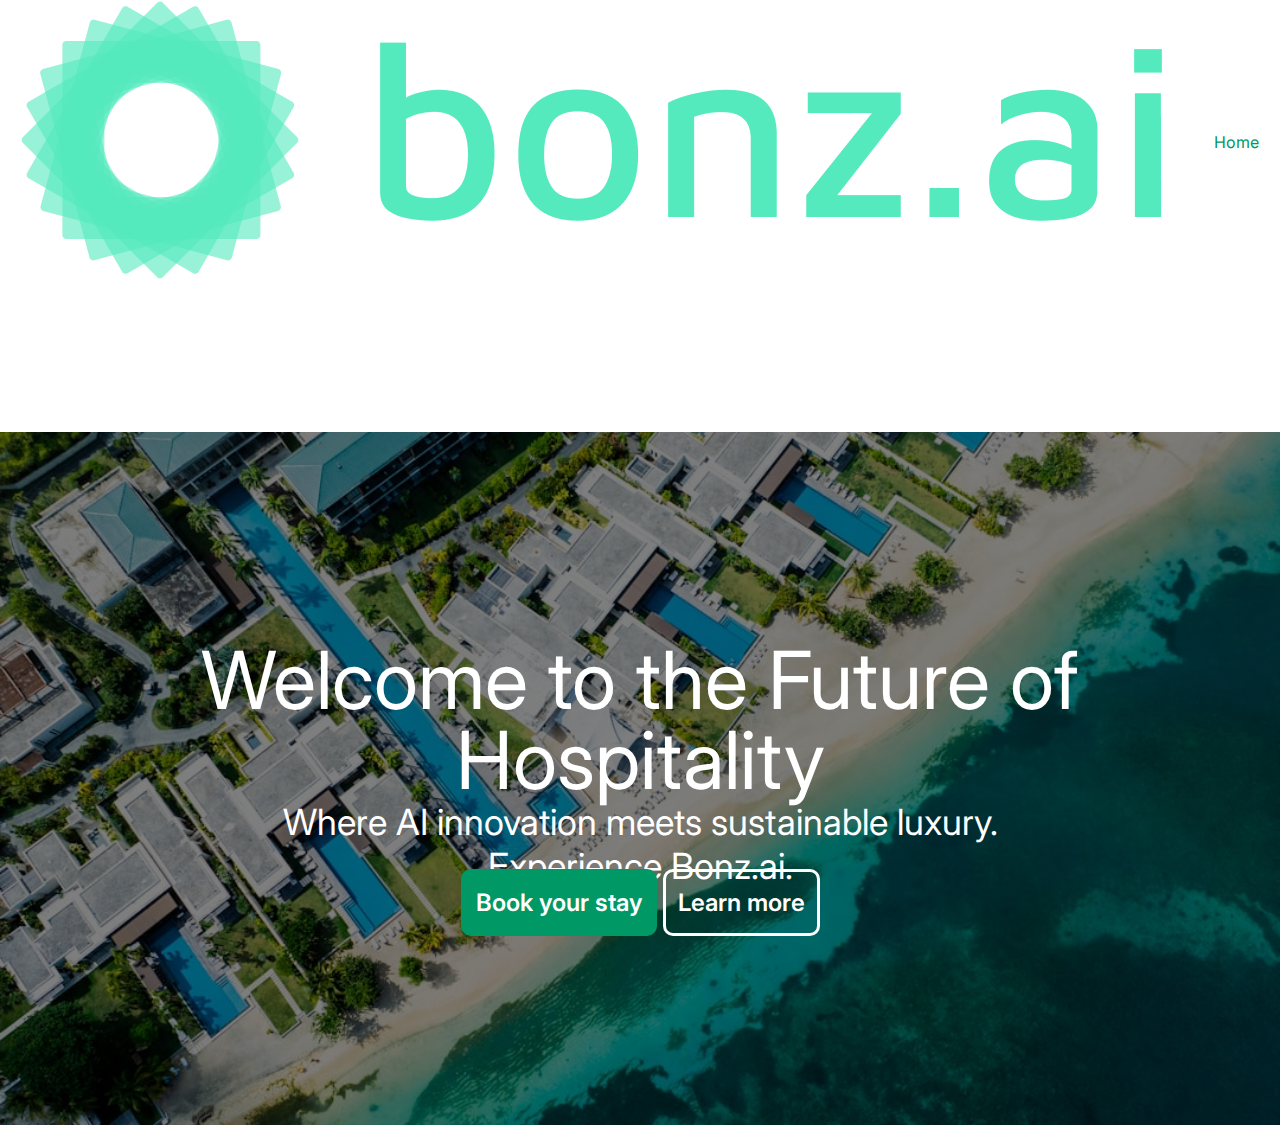
<file: index.html>
<!DOCTYPE html>
<html lang="en">
  <head>
    <meta charset="UTF-8" />
    <meta name="viewport" content="width=device-width, initial-scale=1.0" />
    <link rel="stylesheet" href="css/style.css" />
    <link
      rel="shortcut icon"
      href="assets/assets/logo/bonz.ai-logo-color-symbol.png"
      type="image/x-icon"
    />
    <title>Bonz.ai - Where AI innovation meets sustainable luxury.</title>
  </head>
  <body>
    <header>
      <div class="header-content container flex">
        <a href="index.html">
          <img
            class="header-brand"
            src="assets/assets/logo/bonz.ai-logo-color-landscape.png"
            alt="Bonz.ai logo"
          />
        </a>
        <nav class="desktop-nav flex">
          <ul class="desktop-nav-list flex">
            <li class="nav-link active-link">
              <a href="index.html" aria-current="page">Home</a>
            </li>
            <li class="nav-link">
              <a href="booking-page.html">Booking</a>
            </li>
            <li class="nav-link">
              <a href="about-page.html">About</a>
            </li>
          </ul>
          <a href="booking-page.html" class="btn btn-primary">Book your stay</a>
        </nav>
      </div>
    </header>
    <main>
      <section class="hero-section">
        <article class="hero-content">
          <h1>Welcome to the Future of <br> Hospitality</h1>
          <p class="hero-subheading">Where AI innovation meets sustainable luxury. <br> Experience Bonz.ai.</p>
          <div class="hero-buttons">
            <a href="#" class="btn btn-primary">Book your stay</a>
            <a href="#" class="btn btn-outline">Learn more</a>
          </div>
        </article>
      </section>
    </main>
  </body>
</html>
</file>
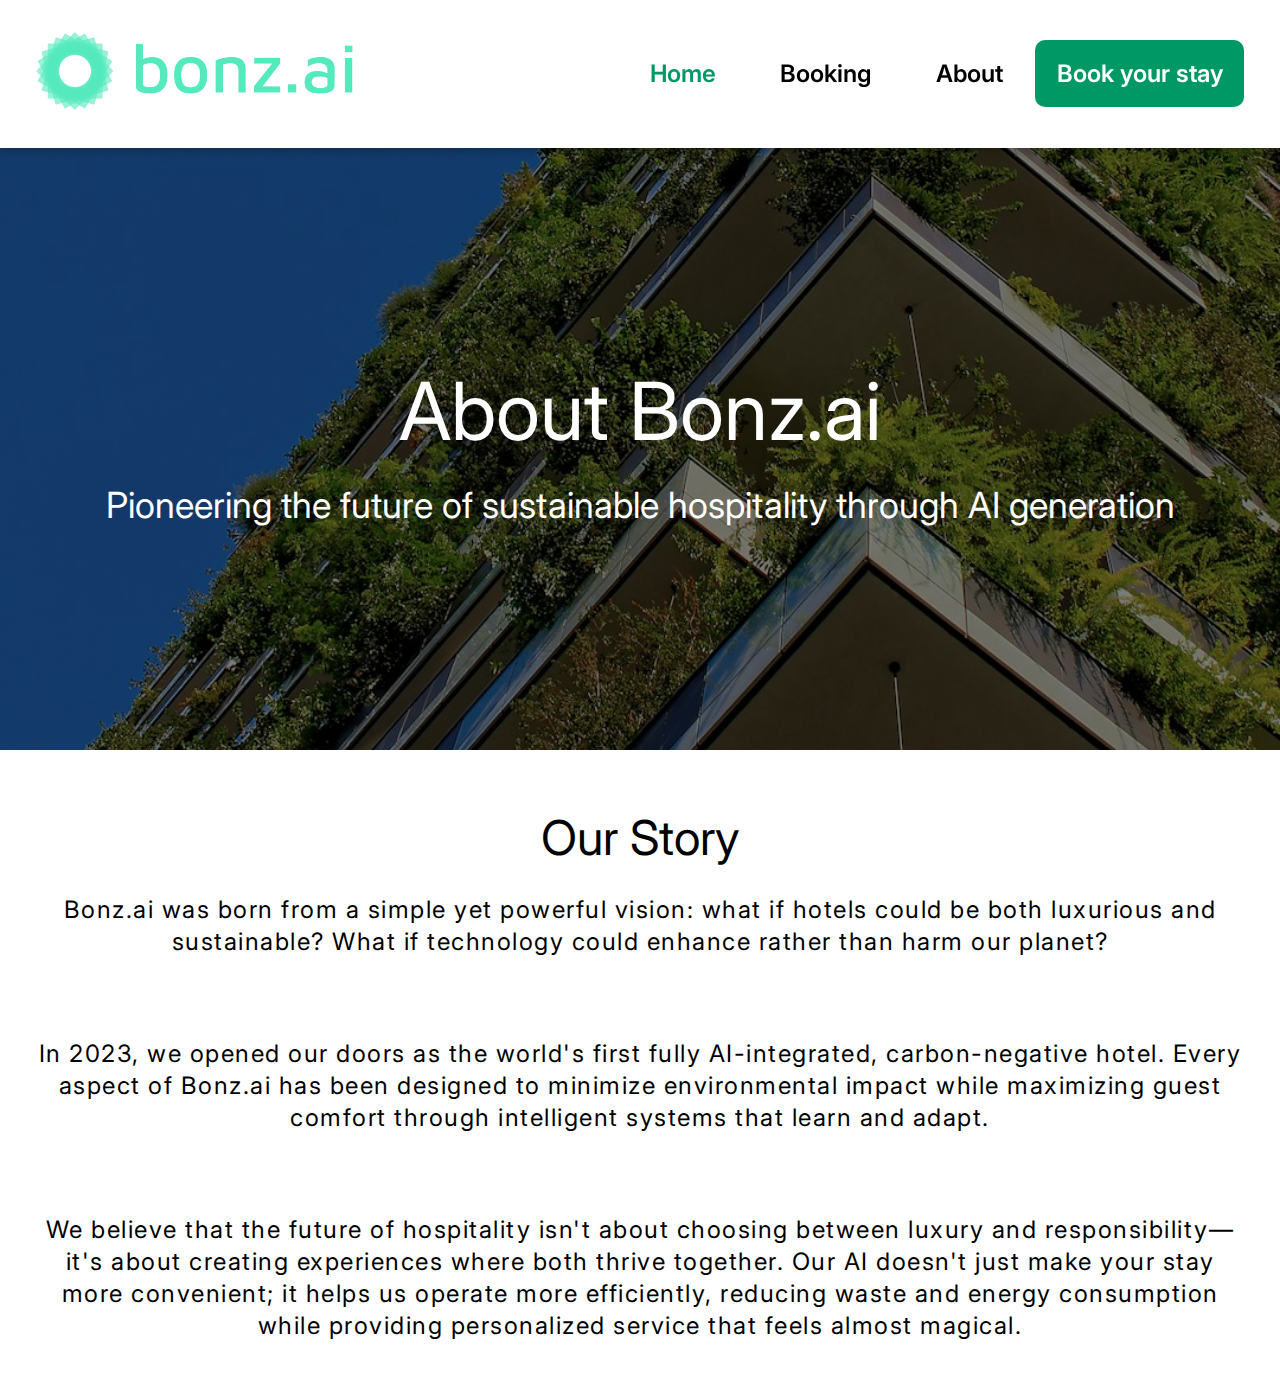
<file: about-page.html>
<!DOCTYPE html>
<html lang="en">
  <head>
    <meta charset="UTF-8" />
    <meta name="viewport" content="width=device-width, initial-scale=1.0" />
    <link rel="stylesheet" href="css/style.css" />
    <link
      rel="shortcut icon"
      href="assets/assets/logo/bonz.ai-logo-color-symbol.png"
      type="image/x-icon"
    />
    <title>About Page</title>
  </head>
  <body>
    <header class="site-header">
      <div class="site-header-content container flex">
        <a href="index.html">
          <img
            class="site-header-brand"
            src="assets/assets/logo/bonz.ai-logo-color-landscape.png"
            alt="Bonz.ai logo"
          />
        </a>
        <nav class="desktop-nav flex">
          <ul class="desktop-nav-list flex">
            <li class="nav-link active-link">
              <a href="index.html" aria-current="page">Home</a>
            </li>
            <li class="nav-link">
              <a href="booking-page.html">Booking</a>
            </li>
            <li class="nav-link">
              <a href="about-page.html">About</a>
            </li>
          </ul>
          <a href="booking-page.html" class="btn btn-primary">Book your stay</a>
        </nav>
      </div>
    </header>
    <main>
      <section class="about-section">
        <h1 class="about-heading">About Bonz.ai</h1>
        <p class="about-subheading">
          Pioneering the future of sustainable hospitality through AI generation
        </p>
      </section>
      <h3 class="story">Our Story</h3>
      <article class="story-text">
        <p class="p1">
          Bonz.ai was born from a simple yet powerful vision: what if hotels
          could be both luxurious and sustainable? What if technology could
          enhance rather than harm our planet?
        </p>
        <p class="p2">
          In 2023, we opened our doors as the world's first fully AI-integrated,
          carbon-negative hotel. Every aspect of Bonz.ai has been designed to
          minimize environmental impact while maximizing guest comfort through
          intelligent systems that learn and adapt.
        </p>
        <p class="p3">
          We believe that the future of hospitality isn't about choosing between
          luxury and responsibility— it's about creating experiences where both
          thrive together. Our AI doesn't just make your stay more convenient;
          it helps us operate more efficiently, reducing waste and energy
          consumption while providing personalized service that feels almost
          magical.
        </p>
      </article>
    </main>
  </body>
</html>
</file>
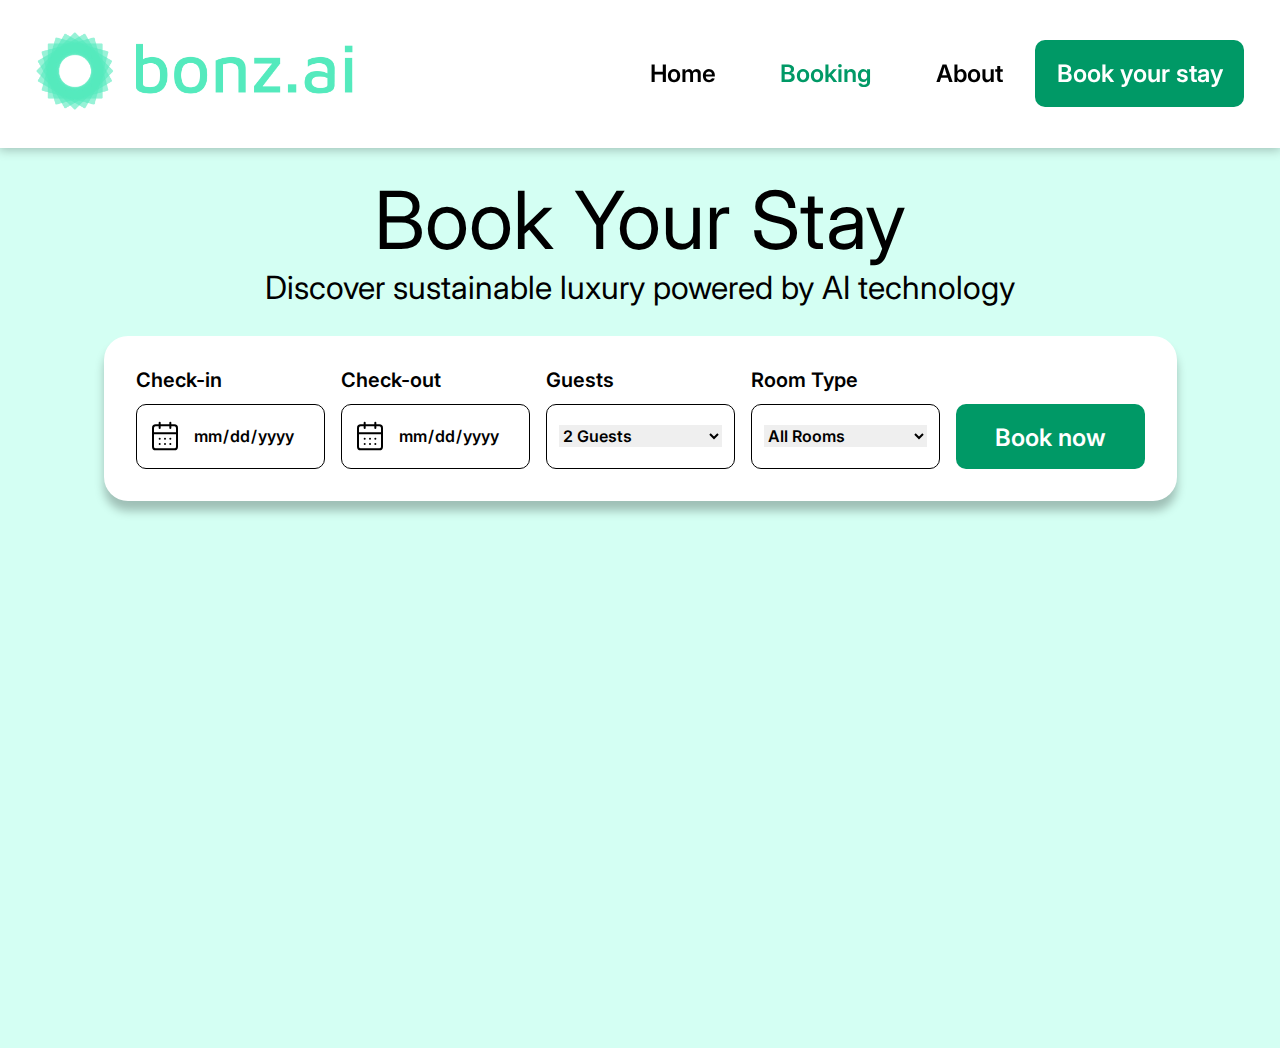
<file: booking-page.html>
<!DOCTYPE html>
<html lang="en">
  <head>
    <meta charset="UTF-8" />
    <meta name="viewport" content="width=device-width, initial-scale=1.0" />
    <link rel="stylesheet" href="css/style.css" />
    <script src="js/booking-page.js"></script>
    <link
      rel="shortcut icon"
      href="assets/assets/logo/bonz.ai-logo-color-symbol.png"
      type="image/x-icon"
    />
    <script src="./js/navbar-toggle.js" defer></script>
    <title>Bonz.ai - Booking</title>
  </head>
  <body>
      <header class="site-header">
      <div class="site-header-content container flex">
        <a href="index.html">
          <img
            class="site-header-brand"
            src="assets/assets/logo/bonz.ai-logo-color-landscape.png"
            alt="Bonz.ai logo"
          />
        </a>

        <button id="navbar-toggle" class="hamburger">
          <span></span>
          <span></span>
          <span></span>
        </button>
        
        <nav class="desktop-nav flex">
          <ul class="desktop-nav-list flex">
            <li class="nav-link">
              <a href="index.html" aria-current="page">Home</a>
            </li>
            <li class="nav-link active-link">
              <a href="booking-page.html">Booking</a>
            </li>
            <li class="nav-link">
              <a href="about-page.html">About</a>
            </li>
          </ul>
          <a href="booking-page.html" class="btn btn-primary">Book your stay</a>
        </nav>
      </div>
    </header>

    <main class="booking-page-main">
      <section class="booking-header container flex">
        <h1>Book Your Stay</h1>
        <h3>Discover sustainable luxury powered by AI technology</h3>
      </section>

      <section class="booking-form-section container flex">
        <form class="booking-form flex" action="#" onsubmit="submitBooking(event)">
          <div class="booking-field flex">
            <label for="" class="booking-label">Check-in</label>
            <div class="booking-control">
              <span class="booking-icon"
                ><svg
                  xmlns="http://www.w3.org/2000/svg"
                  width="32"
                  height="32"
                  viewBox="0 0 24 24"
                  fill="none"
                  stroke="currentColor"
                  stroke-width="1.5"
                  stroke-linecap="round"
                  stroke-linejoin="round"
                  class="lucide lucide-calendar-days-icon lucide-calendar-days"
                >
                  <path d="M8 2v4" />
                  <path d="M16 2v4" />
                  <rect width="18" height="18" x="3" y="4" rx="2" />
                  <path d="M3 10h18" />
                  <path d="M8 14h.01" />
                  <path d="M12 14h.01" />
                  <path d="M16 14h.01" />
                  <path d="M8 18h.01" />
                  <path d="M12 18h.01" />
                  <path d="M16 18h.01" />
                </svg>
              </span>
              <input type="date" id="check-in" name="check_in" required>
            </div>
          </div>

          <div class="booking-field flex">
            <label for="" class="booking-label">Check-out</label>
            <div class="booking-control">
              <span class="booking-icon"
                ><svg
                  xmlns="http://www.w3.org/2000/svg"
                  width="32"
                  height="32"
                  viewBox="0 0 24 24"
                  fill="none"
                  stroke="currentColor"
                  stroke-width="1.5"
                  stroke-linecap="round"
                  stroke-linejoin="round"
                  class="lucide lucide-calendar-days-icon lucide-calendar-days"
                >
                  <path d="M8 2v4" />
                  <path d="M16 2v4" />
                  <rect width="18" height="18" x="3" y="4" rx="2" />
                  <path d="M3 10h18" />
                  <path d="M8 14h.01" />
                  <path d="M12 14h.01" />
                  <path d="M16 14h.01" />
                  <path d="M8 18h.01" />
                  <path d="M12 18h.01" />
                  <path d="M16 18h.01" />
                </svg>
              </span>
              <input type="date" id="check-out" name="check_out" required>
            </div>
          </div>

          <div class="booking-field flex">
            <label for="guests" class="booking-label">Guests</label>
            <div class="booking-control">
              <select name="guests" id="guests" required>
                <option value="1">1 Guest</option>
                <option value="2" selected>2 Guests</option>
                <option value="3">3 Guests</option>
                <option value="4">4 Guests</option>
              </select>
            </div>
          </div>

          <div class="booking-field flex">
            <label for="room-type" class="booking-label">Room Type</label>
            <div class="booking-control">
              <select name="room-type" id="room-type" required>
                <option value="all" selected>All Rooms</option>
              </select>
            </div>
          </div>

          <button class="btn btn-primary booking-submit" type="submit">Book now</button>
        </form>
      </section>

      <section class="booking-results-section container flex" id="results-section">
        <h2 id="rooms-available">6 Rooms Available</h2>
        <h3>Select dates to see availability</h3>
        <div class="booking-rooms-container flex">
          <article class="booking-room-card flex">
            <div class="booking-room-img">
              <img
                src="assets/assets/photos/01-day.jpg"
                alt="EcoSmart Suite"
                class="booking-room-image"
              />
              <div class="booking-room-rating flex">
                <svg
                  xmlns="http://www.w3.org/2000/svg"
                  width="16"
                  height="16"
                  viewBox="0 0 24 24"
                  fill="none"
                  stroke="currentColor"
                  stroke-width="2"
                  stroke-linecap="round"
                  stroke-linejoin="round"
                  class="lucide lucide-star-icon lucide-star"
                >
                  <path
                    d="M12 2l3.09 6.26L22 9.27l-5 4.87L18.18 22 12 18.56 5.82 22 7 14.14l-5-4.87 6.91-1.01L12 2z"
                  />
                </svg>
                <span>4.9</span>
              </div>
            </div>
            <div class="booking-room-info flex">
              <div class="booking-room-info-header flex">
                <h3>EcoSmart Suite</h3>
                <div class="booking-room-info-price">
                  <h4>$299</h4>
                  <p>per night</p>
                </div>
              </div>
              <div class="booking-room-info-items flex">
                <span class="booking-room-info-item flex">
                  <svg
                    xmlns="http://www.w3.org/2000/svg"
                    width="24"
                    height="24"
                    viewBox="0 0 24 24"
                    fill="none"
                    stroke="currentColor"
                    stroke-width="2"
                    stroke-linecap="round"
                    stroke-linejoin="round"
                    class="lucide lucide-users-icon lucide-users"
                  >
                    <path d="M16 21v-2a4 4 0 0 0-4-4H6a4 4 0 0 0-4 4v2" />
                    <circle cx="9" cy="7" r="4" />
                    <path d="M22 21v-2a4 4 0 0 0-3-3.87" />
                    <path d="M16 3.13a4 4 0 0 1 0 7.75" />
                  </svg>
                  Up to 2
                </span>
                <span class="booking-room-info-item flex">
                  45 m2
                </span>
              </div>
              <div class="booking-room-info-iconlabel flex">
                <svg xmlns="http://www.w3.org/2000/svg" width="24" height="24" viewBox="0 0 24 24" fill="none" stroke="currentColor" stroke-width="2" stroke-linecap="round" stroke-linejoin="round" class="lucide lucide-wifi-icon lucide-wifi"><path d="M12 20h.01"/><path d="M2 8.82a15 15 0 0 1 20 0"/><path d="M5 12.859a10 10 0 0 1 14 0"/><path d="M8.5 16.429a5 5 0 0 1 7 0"/></svg>
                <p>Features</p>
              </div>
              <div class="booking-room-info-features flex">
                <span class="booking-room-info-feature">King size bed</span>
                <span class="booking-room-info-feature">Ocean View</span>
                <span class="booking-room-info-feature">Smart climate</span>
                <span class="booking-room-info-feature">Premium Toiletries</span>
              </div>
              <div class="booking-room-info-iconlabel flex booking-room-info-ai-icon">
                <svg xmlns="http://www.w3.org/2000/svg" width="24" height="24" viewBox="0 0 24 24" fill="none" stroke="currentColor" stroke-width="2" stroke-linecap="round" stroke-linejoin="round" class="lucide lucide-brain-icon lucide-brain"><path d="M12 18V5"/><path d="M15 13a4.17 4.17 0 0 1-3-4 4.17 4.17 0 0 1-3 4"/><path d="M17.598 6.5A3 3 0 1 0 12 5a3 3 0 1 0-5.598 1.5"/><path d="M17.997 5.125a4 4 0 0 1 2.526 5.77"/><path d="M18 18a4 4 0 0 0 2-7.464"/><path d="M19.967 17.483A4 4 0 1 1 12 18a4 4 0 1 1-7.967-.517"/><path d="M6 18a4 4 0 0 1-2-7.464"/><path d="M6.003 5.125a4 4 0 0 0-2.526 5.77"/></svg>
                <p>AI Features</p>
              </div>
              <div class="booking-room-info-features booking-room-info-ai-features flex">
                <span class="booking-room-info-feature">Voice Control</span>
                <span class="booking-room-info-feature">Smart Lighting</span>
                <span class="booking-room-info-feature">Digital Concierge</span>
              </div>
              <div class="booking-room-info-iconlabel flex booking-room-info-sustainability-icon">
                <svg xmlns="http://www.w3.org/2000/svg" width="24" height="24" viewBox="0 0 24 24" fill="none" stroke="currentColor" stroke-width="2" stroke-linecap="round" stroke-linejoin="round" class="lucide lucide-leaf-icon lucide-leaf"><path d="M11 20A7 7 0 0 1 9.8 6.1C15.5 5 17 4.48 19 2c1 2 2 4.18 2 8 0 5.5-4.78 10-10 10Z"/><path d="M2 21c0-3 1.85-5.36 5.08-6C9.5 14.52 12 13 13 12"/></svg>
                <p>Sustainability</p>
              </div>
              <p>100% renewable energy, recycled materials</p>
              <button class="btn btn-primary booking-room-reserve-btn">Reserve Room</button>
            </div>
          </article>
          <article class="booking-room-card flex">
            <div class="booking-room-img">
              <img
                src="assets/assets/photos/02-day.jpg"
                alt="GreenTech Deluxe"
                class="booking-room-image"
              />
              <div class="booking-room-rating flex">
                <svg
                  xmlns="http://www.w3.org/2000/svg"
                  width="16"
                  height="16"
                  viewBox="0 0 24 24"
                  fill="none"
                  stroke="currentColor"
                  stroke-width="2"
                  stroke-linecap="round"
                  stroke-linejoin="round"
                  class="lucide lucide-star-icon lucide-star"
                >
                  <path
                    d="M12 2l3.09 6.26L22 9.27l-5 4.87L18.18 22 12 18.56 5.82 22 7 14.14l-5-4.87 6.91-1.01L12 2z"
                  />
                </svg>
                <span>4.7</span>
              </div>
            </div>
            <div class="booking-room-info flex">
              <div class="booking-room-info-header flex">
                <h3>GreenTech Deluxe</h3>
                <div class="booking-room-info-price">
                  <h4>$199</h4>
                  <p>per night</p>
                </div>
              </div>
              <div class="booking-room-info-items flex">
                <span class="booking-room-info-item flex">
                  <svg
                    xmlns="http://www.w3.org/2000/svg"
                    width="24"
                    height="24"
                    viewBox="0 0 24 24"
                    fill="none"
                    stroke="currentColor"
                    stroke-width="2"
                    stroke-linecap="round"
                    stroke-linejoin="round"
                    class="lucide lucide-users-icon lucide-users"
                  >
                    <path d="M16 21v-2a4 4 0 0 0-4-4H6a4 4 0 0 0-4 4v2" />
                    <circle cx="9" cy="7" r="4" />
                    <path d="M22 21v-2a4 4 0 0 0-3-3.87" />
                    <path d="M16 3.13a4 4 0 0 1 0 7.75" />
                  </svg>
                  Up to 2
                </span>
                <span class="booking-room-info-item flex">
                  35 m2
                </span>
              </div>
              <div class="booking-room-info-iconlabel flex">
                <svg xmlns="http://www.w3.org/2000/svg" width="24" height="24" viewBox="0 0 24 24" fill="none" stroke="currentColor" stroke-width="2" stroke-linecap="round" stroke-linejoin="round" class="lucide lucide-wifi-icon lucide-wifi"><path d="M12 20h.01"/><path d="M2 8.82a15 15 0 0 1 20 0"/><path d="M5 12.859a10 10 0 0 1 14 0"/><path d="M8.5 16.429a5 5 0 0 1 7 0"/></svg>
                <p>Features</p>
              </div>
              <div class="booking-room-info-features flex">
                <span class="booking-room-info-feature">Queen size bed</span>
                <span class="booking-room-info-feature">City View</span>
                <span class="booking-room-info-feature">Smart TV</span>
                <span class="booking-room-info-feature">Premium Toiletries</span>
              </div>
              <div class="booking-room-info-iconlabel flex booking-room-info-ai-icon">
                <svg xmlns="http://www.w3.org/2000/svg" width="24" height="24" viewBox="0 0 24 24" fill="none" stroke="currentColor" stroke-width="2" stroke-linecap="round" stroke-linejoin="round" class="lucide lucide-brain-icon lucide-brain"><path d="M12 18V5"/><path d="M15 13a4.17 4.17 0 0 1-3-4 4.17 4.17 0 0 1-3 4"/><path d="M17.598 6.5A3 3 0 1 0 12 5a3 3 0 1 0-5.598 1.5"/><path d="M17.997 5.125a4 4 0 0 1 2.526 5.77"/><path d="M18 18a4 4 0 0 0 2-7.464"/><path d="M19.967 17.483A4 4 0 1 1 12 18a4 4 0 1 1-7.967-.517"/><path d="M6 18a4 4 0 0 1-2-7.464"/><path d="M6.003 5.125a4 4 0 0 0-2.526 5.77"/></svg>
                <p>AI Features</p>
              </div>
              <div class="booking-room-info-features booking-room-info-ai-features flex">
                <span class="booking-room-info-feature">Voice Control</span>
                <span class="booking-room-info-feature">Smart Lighting</span>
                <span class="booking-room-info-feature">Predictive Climate</span>
              </div>
              <div class="booking-room-info-iconlabel flex booking-room-info-sustainability-icon">
                <svg xmlns="http://www.w3.org/2000/svg" width="24" height="24" viewBox="0 0 24 24" fill="none" stroke="currentColor" stroke-width="2" stroke-linecap="round" stroke-linejoin="round" class="lucide lucide-leaf-icon lucide-leaf"><path d="M11 20A7 7 0 0 1 9.8 6.1C15.5 5 17 4.48 19 2c1 2 2 4.18 2 8 0 5.5-4.78 10-10 10Z"/><path d="M2 21c0-3 1.85-5.36 5.08-6C9.5 14.52 12 13 13 12"/></svg>
                <p>Sustainability</p>
              </div>
              <p>Solar powered, low-flow water systems</p>
              <button class="btn btn-primary booking-room-reserve-btn">Reserve Room</button>
            </div>
          </article>
          <article class="booking-room-card flex">
            <div class="booking-room-img">
              <img
                src="assets/assets/photos/04-day.jpg"
                alt="Sustainable Studio"
                class="booking-room-image"
              />
              <div class="booking-room-rating flex">
                <svg
                  xmlns="http://www.w3.org/2000/svg"
                  width="16"
                  height="16"
                  viewBox="0 0 24 24"
                  fill="none"
                  stroke="currentColor"
                  stroke-width="2"
                  stroke-linecap="round"
                  stroke-linejoin="round"
                  class="lucide lucide-star-icon lucide-star"
                >
                  <path
                    d="M12 2l3.09 6.26L22 9.27l-5 4.87L18.18 22 12 18.56 5.82 22 7 14.14l-5-4.87 6.91-1.01L12 2z"
                  />
                </svg>
                <span>4.2</span>
              </div>
            </div>
            <div class="booking-room-info flex">
              <div class="booking-room-info-header flex">
                <h3>Sustainable Studio</h3>
                <div class="booking-room-info-price">
                  <h4>$149</h4>
                  <p>per night</p>
                </div>
              </div>
              <div class="booking-room-info-items flex">
                <span class="booking-room-info-item flex">
                  <svg
                    xmlns="http://www.w3.org/2000/svg"
                    width="24"
                    height="24"
                    viewBox="0 0 24 24"
                    fill="none"
                    stroke="currentColor"
                    stroke-width="2"
                    stroke-linecap="round"
                    stroke-linejoin="round"
                    class="lucide lucide-users-icon lucide-users"
                  >
                    <path d="M16 21v-2a4 4 0 0 0-4-4H6a4 4 0 0 0-4 4v2" />
                    <circle cx="9" cy="7" r="4" />
                    <path d="M22 21v-2a4 4 0 0 0-3-3.87" />
                    <path d="M16 3.13a4 4 0 0 1 0 7.75" />
                  </svg>
                  Up to 2
                </span>
                <span class="booking-room-info-item flex">
                  25 m2
                </span>
              </div>
              <div class="booking-room-info-iconlabel flex">
                <svg xmlns="http://www.w3.org/2000/svg" width="24" height="24" viewBox="0 0 24 24" fill="none" stroke="currentColor" stroke-width="2" stroke-linecap="round" stroke-linejoin="round" class="lucide lucide-wifi-icon lucide-wifi"><path d="M12 20h.01"/><path d="M2 8.82a15 15 0 0 1 20 0"/><path d="M5 12.859a10 10 0 0 1 14 0"/><path d="M8.5 16.429a5 5 0 0 1 7 0"/></svg>
                <p>Features</p>
              </div>
              <div class="booking-room-info-features flex">
                <span class="booking-room-info-feature">Double Bed</span>
                <span class="booking-room-info-feature">Garden View</span>
                <span class="booking-room-info-feature">Eco-Friendly Bath</span>
              </div>
              <div class="booking-room-info-iconlabel flex booking-room-info-ai-icon">
                <svg xmlns="http://www.w3.org/2000/svg" width="24" height="24" viewBox="0 0 24 24" fill="none" stroke="currentColor" stroke-width="2" stroke-linecap="round" stroke-linejoin="round" class="lucide lucide-brain-icon lucide-brain"><path d="M12 18V5"/><path d="M15 13a4.17 4.17 0 0 1-3-4 4.17 4.17 0 0 1-3 4"/><path d="M17.598 6.5A3 3 0 1 0 12 5a3 3 0 1 0-5.598 1.5"/><path d="M17.997 5.125a4 4 0 0 1 2.526 5.77"/><path d="M18 18a4 4 0 0 0 2-7.464"/><path d="M19.967 17.483A4 4 0 1 1 12 18a4 4 0 1 1-7.967-.517"/><path d="M6 18a4 4 0 0 1-2-7.464"/><path d="M6.003 5.125a4 4 0 0 0-2.526 5.77"/></svg>
                <p>AI Features</p>
              </div>
              <div class="booking-room-info-features booking-room-info-ai-features flex">
                <span class="booking-room-info-feature">Smart Lighting</span>
                <span class="booking-room-info-feature">Digital Concierge</span>
              </div>
              <div class="booking-room-info-iconlabel flex booking-room-info-sustainability-icon">
                <svg xmlns="http://www.w3.org/2000/svg" width="24" height="24" viewBox="0 0 24 24" fill="none" stroke="currentColor" stroke-width="2" stroke-linecap="round" stroke-linejoin="round" class="lucide lucide-leaf-icon lucide-leaf"><path d="M11 20A7 7 0 0 1 9.8 6.1C15.5 5 17 4.48 19 2c1 2 2 4.18 2 8 0 5.5-4.78 10-10 10Z"/><path d="M2 21c0-3 1.85-5.36 5.08-6C9.5 14.52 12 13 13 12"/></svg>
                <p>Sustainability</p>
              </div>
              <p>Bamboo furniture, organic linens</p>
              <button class="btn btn-primary booking-room-reserve-btn">Reserve Room</button>
            </div>
          </article>
          <article class="booking-room-card flex">
            <div class="booking-room-img">
              <img
                src="assets/assets/photos/05-day.jpg"
                alt="Nature’s Haven"
                class="booking-room-image"
              />
              <div class="booking-room-rating flex">
                <svg
                  xmlns="http://www.w3.org/2000/svg"
                  width="16"
                  height="16"
                  viewBox="0 0 24 24"
                  fill="none"
                  stroke="currentColor"
                  stroke-width="2"
                  stroke-linecap="round"
                  stroke-linejoin="round"
                  class="lucide lucide-star-icon lucide-star"
                >
                  <path
                    d="M12 2l3.09 6.26L22 9.27l-5 4.87L18.18 22 12 18.56 5.82 22 7 14.14l-5-4.87 6.91-1.01L12 2z"
                  />
                </svg>
                <span>4.6</span>
              </div>
            </div>
            <div class="booking-room-info flex">
              <div class="booking-room-info-header flex">
                <h3>Nature’s Haven</h3>
                <div class="booking-room-info-price">
                  <h4>$229</h4>
                  <p>per night</p>
                </div>
              </div>
              <div class="booking-room-info-items flex">
                <span class="booking-room-info-item flex">
                  <svg
                    xmlns="http://www.w3.org/2000/svg"
                    width="24"
                    height="24"
                    viewBox="0 0 24 24"
                    fill="none"
                    stroke="currentColor"
                    stroke-width="2"
                    stroke-linecap="round"
                    stroke-linejoin="round"
                    class="lucide lucide-users-icon lucide-users"
                  >
                    <path d="M16 21v-2a4 4 0 0 0-4-4H6a4 4 0 0 0-4 4v2" />
                    <circle cx="9" cy="7" r="4" />
                    <path d="M22 21v-2a4 4 0 0 0-3-3.87" />
                    <path d="M16 3.13a4 4 0 0 1 0 7.75" />
                  </svg>
                  Up to 3
                </span>
                <span class="booking-room-info-item flex">
                  40 m2
                </span>
              </div>
              <div class="booking-room-info-iconlabel flex">
                <svg xmlns="http://www.w3.org/2000/svg" width="24" height="24" viewBox="0 0 24 24" fill="none" stroke="currentColor" stroke-width="2" stroke-linecap="round" stroke-linejoin="round" class="lucide lucide-wifi-icon lucide-wifi"><path d="M12 20h.01"/><path d="M2 8.82a15 15 0 0 1 20 0"/><path d="M5 12.859a10 10 0 0 1 14 0"/><path d="M8.5 16.429a5 5 0 0 1 7 0"/></svg>
                <p>Features</p>
              </div>
              <div class="booking-room-info-features flex">
                <span class="booking-room-info-feature">King size bed</span>
                <span class="booking-room-info-feature">Forest View</span>
                <span class="booking-room-info-feature">Balcony</span>
                <span class="booking-room-info-feature">Air Purifier</span>
              </div>
              <div class="booking-room-info-iconlabel flex booking-room-info-ai-icon">
                <svg xmlns="http://www.w3.org/2000/svg" width="24" height="24" viewBox="0 0 24 24" fill="none" stroke="currentColor" stroke-width="2" stroke-linecap="round" stroke-linejoin="round" class="lucide lucide-brain-icon lucide-brain"><path d="M12 18V5"/><path d="M15 13a4.17 4.17 0 0 1-3-4 4.17 4.17 0 0 1-3 4"/><path d="M17.598 6.5A3 3 0 1 0 12 5a3 3 0 1 0-5.598 1.5"/><path d="M17.997 5.125a4 4 0 0 1 2.526 5.77"/><path d="M18 18a4 4 0 0 0 2-7.464"/><path d="M19.967 17.483A4 4 0 1 1 12 18a4 4 0 1 1-7.967-.517"/><path d="M6 18a4 4 0 0 1-2-7.464"/><path d="M6.003 5.125a4 4 0 0 0-2.526 5.77"/></svg>
                <p>AI Features</p>
              </div>
              <div class="booking-room-info-features booking-room-info-ai-features flex">
                <span class="booking-room-info-feature">Voice Control</span>
                <span class="booking-room-info-feature">Smart Lighting</span>
                <span class="booking-room-info-feature">Wellness Monitoring</span>
              </div>
              <div class="booking-room-info-iconlabel flex booking-room-info-sustainability-icon">
                <svg xmlns="http://www.w3.org/2000/svg" width="24" height="24" viewBox="0 0 24 24" fill="none" stroke="currentColor" stroke-width="2" stroke-linecap="round" stroke-linejoin="round" class="lucide lucide-leaf-icon lucide-leaf"><path d="M11 20A7 7 0 0 1 9.8 6.1C15.5 5 17 4.48 19 2c1 2 2 4.18 2 8 0 5.5-4.78 10-10 10Z"/><path d="M2 21c0-3 1.85-5.36 5.08-6C9.5 14.52 12 13 13 12"/></svg>
                <p>Sustainability</p>
              </div>
              <p>Living plant walls, carbon-negative</p>
              <button class="btn btn-primary booking-room-reserve-btn">Reserve Room</button>
            </div>
          </article>
          <article class="booking-room-card flex">
            <div class="booking-room-img">
              <img
                src="assets/assets/photos/05-day.jpg"
                alt="AI Presidential Suite"
                class="booking-room-image"
              />
              <div class="booking-room-rating flex">
                <svg
                  xmlns="http://www.w3.org/2000/svg"
                  width="16"
                  height="16"
                  viewBox="0 0 24 24"
                  fill="none"
                  stroke="currentColor"
                  stroke-width="2"
                  stroke-linecap="round"
                  stroke-linejoin="round"
                  class="lucide lucide-star-icon lucide-star"
                >
                  <path
                    d="M12 2l3.09 6.26L22 9.27l-5 4.87L18.18 22 12 18.56 5.82 22 7 14.14l-5-4.87 6.91-1.01L12 2z"
                  />
                </svg>
                <span>5.0</span>
              </div>
            </div>
            <div class="booking-room-info flex">
              <div class="booking-room-info-header flex">
                <h3>AI Presidential Suite</h3>
                <div class="booking-room-info-price">
                  <h4>$499</h4>
                  <p>per night</p>
                </div>
              </div>
              <div class="booking-room-info-items flex">
                <span class="booking-room-info-item flex">
                  <svg
                    xmlns="http://www.w3.org/2000/svg"
                    width="24"
                    height="24"
                    viewBox="0 0 24 24"
                    fill="none"
                    stroke="currentColor"
                    stroke-width="2"
                    stroke-linecap="round"
                    stroke-linejoin="round"
                    class="lucide lucide-users-icon lucide-users"
                  >
                    <path d="M16 21v-2a4 4 0 0 0-4-4H6a4 4 0 0 0-4 4v2" />
                    <circle cx="9" cy="7" r="4" />
                    <path d="M22 21v-2a4 4 0 0 0-3-3.87" />
                    <path d="M16 3.13a4 4 0 0 1 0 7.75" />
                  </svg>
                  Up to 4
                </span>
                <span class="booking-room-info-item flex">
                  80 m2
                </span>
              </div>
              <div class="booking-room-info-iconlabel flex">
                <svg xmlns="http://www.w3.org/2000/svg" width="24" height="24" viewBox="0 0 24 24" fill="none" stroke="currentColor" stroke-width="2" stroke-linecap="round" stroke-linejoin="round" class="lucide lucide-wifi-icon lucide-wifi"><path d="M12 20h.01"/><path d="M2 8.82a15 15 0 0 1 20 0"/><path d="M5 12.859a10 10 0 0 1 14 0"/><path d="M8.5 16.429a5 5 0 0 1 7 0"/></svg>
                <p>Features</p>
              </div>
              <div class="booking-room-info-features flex">
                <span class="booking-room-info-feature">2 King size beds</span>
                <span class="booking-room-info-feature">Panoramic View</span>
                <span class="booking-room-info-feature">Private Terrace</span>
                <span class="booking-room-info-feature">Luxury Bath</span>
              </div>
              <div class="booking-room-info-iconlabel flex booking-room-info-ai-icon">
                <svg xmlns="http://www.w3.org/2000/svg" width="24" height="24" viewBox="0 0 24 24" fill="none" stroke="currentColor" stroke-width="2" stroke-linecap="round" stroke-linejoin="round" class="lucide lucide-brain-icon lucide-brain"><path d="M12 18V5"/><path d="M15 13a4.17 4.17 0 0 1-3-4 4.17 4.17 0 0 1-3 4"/><path d="M17.598 6.5A3 3 0 1 0 12 5a3 3 0 1 0-5.598 1.5"/><path d="M17.997 5.125a4 4 0 0 1 2.526 5.77"/><path d="M18 18a4 4 0 0 0 2-7.464"/><path d="M19.967 17.483A4 4 0 1 1 12 18a4 4 0 1 1-7.967-.517"/><path d="M6 18a4 4 0 0 1-2-7.464"/><path d="M6.003 5.125a4 4 0 0 0-2.526 5.77"/></svg>
                <p>AI Features</p>
              </div>
              <div class="booking-room-info-features booking-room-info-ai-features flex">
                <span class="booking-room-info-feature">Full AI Suite</span>
                <span class="booking-room-info-feature">Predictive Service</span>
                <span class="booking-room-info-feature">Holographic Display</span>
              </div>
              <div class="booking-room-info-iconlabel flex booking-room-info-sustainability-icon">
                <svg xmlns="http://www.w3.org/2000/svg" width="24" height="24" viewBox="0 0 24 24" fill="none" stroke="currentColor" stroke-width="2" stroke-linecap="round" stroke-linejoin="round" class="lucide lucide-leaf-icon lucide-leaf"><path d="M11 20A7 7 0 0 1 9.8 6.1C15.5 5 17 4.48 19 2c1 2 2 4.18 2 8 0 5.5-4.78 10-10 10Z"/><path d="M2 21c0-3 1.85-5.36 5.08-6C9.5 14.52 12 13 13 12"/></svg>
                <p>Sustainability</p>
              </div>
              <p>Net-zero carbon, rainwater harvesting</p>
              <button class="btn btn-primary booking-room-reserve-btn">Reserve Room</button>
            </div>
          </article>
          <article class="booking-room-card flex">
            <div class="booking-room-img">
              <img
                src="assets/assets/photos/05-day.jpg"
                alt="Urban EcoLoft"
                class="booking-room-image"
              />
              <div class="booking-room-rating flex">
                <svg
                  xmlns="http://www.w3.org/2000/svg"
                  width="16"
                  height="16"
                  viewBox="0 0 24 24"
                  fill="none"
                  stroke="currentColor"
                  stroke-width="2"
                  stroke-linecap="round"
                  stroke-linejoin="round"
                  class="lucide lucide-star-icon lucide-star"
                >
                  <path
                    d="M12 2l3.09 6.26L22 9.27l-5 4.87L18.18 22 12 18.56 5.82 22 7 14.14l-5-4.87 6.91-1.01L12 2z"
                  />
                </svg>
                <span>4.8</span>
              </div>
            </div>
            <div class="booking-room-info flex">
              <div class="booking-room-info-header flex">
                <h3>Urban EcoLoft</h3>
                <div class="booking-room-info-price">
                  <h4>$179</h4>
                  <p>per night</p>
                </div>
              </div>
              <div class="booking-room-info-items flex">
                <span class="booking-room-info-item flex">
                  <svg
                    xmlns="http://www.w3.org/2000/svg"
                    width="24"
                    height="24"
                    viewBox="0 0 24 24"
                    fill="none"
                    stroke="currentColor"
                    stroke-width="2"
                    stroke-linecap="round"
                    stroke-linejoin="round"
                    class="lucide lucide-users-icon lucide-users"
                  >
                    <path d="M16 21v-2a4 4 0 0 0-4-4H6a4 4 0 0 0-4 4v2" />
                    <circle cx="9" cy="7" r="4" />
                    <path d="M22 21v-2a4 4 0 0 0-3-3.87" />
                    <path d="M16 3.13a4 4 0 0 1 0 7.75" />
                  </svg>
                  Up to 2
                </span>
                <span class="booking-room-info-item flex">
                  30 m2
                </span>
              </div>
              <div class="booking-room-info-iconlabel flex">
                <svg xmlns="http://www.w3.org/2000/svg" width="24" height="24" viewBox="0 0 24 24" fill="none" stroke="currentColor" stroke-width="2" stroke-linecap="round" stroke-linejoin="round" class="lucide lucide-wifi-icon lucide-wifi"><path d="M12 20h.01"/><path d="M2 8.82a15 15 0 0 1 20 0"/><path d="M5 12.859a10 10 0 0 1 14 0"/><path d="M8.5 16.429a5 5 0 0 1 7 0"/></svg>
                <p>Features</p>
              </div>
              <div class="booking-room-info-features flex">
                <span class="booking-room-info-feature">Queen size bed</span>
                <span class="booking-room-info-feature">High Ceiling</span>
                <span class="booking-room-info-feature">Natural Light</span>
              </div>
              <div class="booking-room-info-iconlabel flex booking-room-info-ai-icon">
                <svg xmlns="http://www.w3.org/2000/svg" width="24" height="24" viewBox="0 0 24 24" fill="none" stroke="currentColor" stroke-width="2" stroke-linecap="round" stroke-linejoin="round" class="lucide lucide-brain-icon lucide-brain"><path d="M12 18V5"/><path d="M15 13a4.17 4.17 0 0 1-3-4 4.17 4.17 0 0 1-3 4"/><path d="M17.598 6.5A3 3 0 1 0 12 5a3 3 0 1 0-5.598 1.5"/><path d="M17.997 5.125a4 4 0 0 1 2.526 5.77"/><path d="M18 18a4 4 0 0 0 2-7.464"/><path d="M19.967 17.483A4 4 0 1 1 12 18a4 4 0 1 1-7.967-.517"/><path d="M6 18a4 4 0 0 1-2-7.464"/><path d="M6.003 5.125a4 4 0 0 0-2.526 5.77"/></svg>
                <p>AI Features</p>
              </div>
              <div class="booking-room-info-features booking-room-info-ai-features flex">
                <span class="booking-room-info-feature">Smart Lighting</span>
                <span class="booking-room-info-feature">Digital Concierge</span>
              </div>
              <div class="booking-room-info-iconlabel flex booking-room-info-sustainability-icon">
                <svg xmlns="http://www.w3.org/2000/svg" width="24" height="24" viewBox="0 0 24 24" fill="none" stroke="currentColor" stroke-width="2" stroke-linecap="round" stroke-linejoin="round" class="lucide lucide-leaf-icon lucide-leaf"><path d="M11 20A7 7 0 0 1 9.8 6.1C15.5 5 17 4.48 19 2c1 2 2 4.18 2 8 0 5.5-4.78 10-10 10Z"/><path d="M2 21c0-3 1.85-5.36 5.08-6C9.5 14.52 12 13 13 12"/></svg>
                <p>Sustainability</p>
              </div>
              <p>Upcycled furniture, zero waste</p>
              <button class="btn btn-primary booking-room-reserve-btn">Reserve Room</button>
            </div>
          </article>
        </div>
      </section>
    </main>
  </body>
</html>
</file>
<file: css/style.css>
/* FONT IMPORTS */
@import url("https://fonts.googleapis.com/css2?family=Inter:ital,opsz,wght@0,14..32,100..900;1,14..32,100..900&display=swap");
@import url("https://fonts.googleapis.com/css2?family=Montserrat:ital,wght@0,100..900;1,100..900&display=swap");

:root {
  /* TYPOGRAPHY */
  --text-heading-1: clamp(2.5rem, 8vw, 5rem); /* 80px */
  --text-heading-2: clamp(2.6rem, 4vw, 3rem); /* 48px */
  --text-heading-3: clamp(1.8rem, 4vw, 2rem); /* 32px */
  --text-heading-4: 1.75rem; /* 28px */

  --text-subheading-1: clamp(1.5rem, 4vw, 2.25rem); /* 36px */
  --text-subheading-2: clamp(1rem, 4vw, 1.5rem); /* 24px */

  --text-body-1: 1.25rem; /* 20px */
  --text-body-2: 1rem; /* 16px */

  --text-sustainability: 4rem; /* 64px */

  --text-button: 1.5rem; /* 24px */

  --text-600: 600; /* Semi-Bold */
  --text-400: 400; /* Regular */

  --text-height-large: 2rem; /* 32px */
  --text-spacing: 0.0625rem; /* 1px */

  /* COLORS */
  --color-white: #fff;
  --color-grey: #dbdbdb;
  --color-black: #000;

  --color-primary: #009966;
  --color-secondary: #88dc84;
  --color-accent: #9810fa;

  --color-primary-hightlight: #05ae76;

  --bg-light: #d4fff3;
  --bg-dark: #101828;
  --bg-gradient: linear-gradient(to right, #009966, #009688);

  /* VISUAL EFFECTS */
  --card-shadow: 0px 10px 10px 0px #00000040;

  /* SPACINGS */
  --container-max: 1240px;

  --space-large: 2rem; /* 32px */
  --space-medium: 1rem; /* 16px */
  --space-small: 0.75rem; /* 12px */

  /* BORDER RADIUS */
  --radius-circle: 50%;
  --radius-xl: 1.5625rem; /* 25px */
  --radius-large: 1.5rem; /* 24px */
  --radius-medium: 0.9375rem; /* 15px */
  --radius-small: 0.625rem; /* 10px */
}

*,
*::before,
*::after {
  padding: 0;
  margin: 0;
  box-sizing: border-box;
}

body,
input,
select,
button {
  font-family: Inter, sans-serif, "Times New Roman", Times, serif;
}

button {
  cursor: pointer;
}

h1 {
  font-size: var(--text-heading-1);
}

h2 {
  font-size: var(--text-heading-2);
}

h3 {
  font-size: var(--text-heading-3);
}

h4 {
  font-size: var(--text-heading-4);
}

h1,
h2,
h3,
h4,
h5,
h6 {
  font-weight: var(--text-400);
  line-height: 100%;
}

a {
  text-decoration: none;
  color: inherit;
}

.flex {
  display: flex;
}

.grid {
  display: grid;
}

.active-link {
  color: var(--color-primary);
}

.no-scroll {
  overflow: hidden;
  height: 100dvh;
}

.container {
  width: 100%;
  max-width: var(--container-max);
  margin: 0 auto;
}

.btn {
  padding: var(--space-medium) var(--space-small);
  border-radius: var(--radius-small);
  font-size: var(--text-button);
  font-weight: var(--text-600);
  border: 3px solid transparent;
  text-align: center;
}

.btn-primary {
  background-color: var(--color-primary);
  color: var(--color-white);
  width: 209px;
}

.btn-primary:hover {
  background-color: var(--color-primary-hightlight);
}

.btn-outline {
  border-color: var(--color-white);
  width: 191px;
}

.hidden {
  display: none;
}

.line {
  width: 100%;
  height: 1px;
  background-color: var(--color-white);
  margin: 20px 0;
}

main {
  margin-top: 147.583px;
}

/* HEADER SECTION */
.site-header {
  position: fixed;
  height: auto;
  left: 50%;
  top: 0;
  transform: translateX(-50%);
  width: 100%;
  z-index: 99;

  background-color: #ffffffe7;
  backdrop-filter: blur(20px);

  box-shadow: 0px 1px 10px 1px hsla(0, 0%, 0%, 0.25);

  .site-header-content {
    justify-content: space-between;
    align-items: center;

    font-size: var(--text-button);
    font-weight: var(--text-600);
    padding: var(--space-large) var(--space-medium);
  }

  .site-header-brand {
    width: 322px;
  }
}

.desktop-nav {
  justify-content: space-between;
  align-items: center;

  .desktop-nav-list {
    list-style: none;
  }

  .nav-link {
    padding: var(--space-medium) var(--space-large);
  }

  .nav-link > a:hover {
    color: var(--color-primary);
  }
}

.hamburger {
  display: none;
  flex-direction: column;
  justify-content: center;
  gap: 8px;
  border: none;
  outline: none;
  background: none;
  cursor: pointer;
}

@media screen and (max-width: 1000px) {
  .site-header {
    background-color: var(--color-white);
  }

  .desktop-nav {
    display: none;
    position: absolute;
    opacity: 0;
  }

  .desktop-nav.active {
    display: flex;
    flex-direction: column;
    position: absolute;
    top: 147.578px;
    left: 0;
    width: 100%;
    height: calc(100dvh - 147.59px);
    padding: var(--space-large);
    background-color: #ffffff;
    opacity: 1;
    text-align: center;

    .desktop-nav-list {
      flex-direction: column;
      margin-bottom: var(--space-large);
    }

    .btn-primary {
      display: block;
      width: 100%;
    }
  }

  .hamburger {
    display: flex;
  }

  .hamburger span {
    width: 30px;
    height: 3px;
    background-color: var(--color-black);
  }
}

.hero-section,
.availability-section,
.vision-section,
.sustainability-section,
.experience-section,
.bottom-section {
  animation: fadeIn 1s;
}

/* LANDING PAGE */
.hero-section {
  background:
    linear-gradient(rgba(0, 0, 0, 0.5), rgba(0, 0, 0, 0.5)),
    url(../assets/assets/photos/unsplash/beach.jpg);
  background-size: cover;
  background-position: center;
  padding-block: 13rem;
}

.hero-content {
  flex-direction: column;
  align-items: center;
  justify-content: space-between;
  gap: var(--space-large);

  text-align: center;
  color: var(--color-white);
}

.hero-subheading {
  font-size: var(--text-subheading-1);
  font-weight: var(--text-400);
}

.hero-buttons {
  justify-content: center;
  align-items: center;
  gap: var(--space-medium);
  font-size: var(--text-button);
}

@media screen and (max-width: 600px) {
  .hero-buttons {
    flex-direction: column;
    width: 100%;
    margin-top: var(--space-large);
  }

  .hero-buttons > .btn-primary,
  .hero-buttons > .btn-outline {
    width: 100%;
  }
}

.availability-section {
  background: var(--bg-gradient);
  padding-block: 4rem;
  color: var(--color-black);
}

.availability-form {
  justify-content: center;
  align-items: center;
  gap: var(--space-large);
  height: 65px;
  padding-inline: var(--space-large);
  margin: 0 auto;
}

.availability-field {
  display: inline-flex;
  align-items: center;
  padding: var(--space-small);
  height: 100%;
  justify-content: center;
  flex: 0.25;

  border: 1px solid;
  background-color: var(--color-white);
  border-color: var(--color-black);
  white-space: nowrap;
  border-radius: var(--radius-medium);
}

.availability-icon {
  margin-right: auto;
  display: inline-flex;
}

.availability-label {
  margin-right: auto;
}

.availability-submit {
  width: 253px;
  background-color: var(--color-black);
  color: var(--color-white);
  outline: none;
  border: 1px solid transparent;
}

@media screen and (max-width: 940px) {
  .availability-section {
    /* padding-block: 12rem; */
  }

  .availability-form {
    flex-direction: column;
    padding-block: 12rem;
  }

  .availability-field,
  .availability-submit {
    padding: var(--space-large);
    width: 100%;
  }
}

.sustainability-section {
  background-color: var(--bg-light);
}

.vision-content,
.sustainability-content {
  flex-direction: column;
  gap: calc(1.4 * var(--space-large));
}

.vision-section,
.sustainability-section,
.experience-section,
.bottom-section {
  padding-block: 6rem;
  padding-inline: var(--space-small);
  text-align: center;
}

.vision-header,
.sustainability-header {
  flex-direction: column;
  justify-content: center;
  gap: calc(1.4 * var(--space-large));
}

.vision-heading,
.sustainability-heading {
  letter-spacing: var(--text-spacing);
  font-size: var(--text-heading-2);
}

.vision-subheading,
.sustainability-subheading {
  font-size: var(--text-subheading-2);
  font-weight: var(--text-400);
}

.vision-subheading {
  font-family: montserrat, inter, sans-serif;
}

.vision-cards,
.sustainability-cards {
  /* padding-inline: var(--space-small); */
  grid-template-columns: repeat(4, 1fr);
  gap: var(--space-small);
  padding: 0;
}

.card {
  background-color: var(--color-white);
  flex-direction: column;
  border: 1px solid #686868;
  border-radius: var(--radius-large);
  padding: var(--space-medium) 1.4rem;
  gap: var(--space-large);
}

.vision-cards > .card {
  text-align: left;
}

.vision-card-header,
.sustainability-card-header {
  flex-direction: column;
  gap: 3rem;
}

.card-icon {
  height: 64px;
  width: 64px;
  background-color: var(--color-secondary);
  border-radius: var(--radius-circle);
  justify-content: center;
  align-items: center;
}

.sustainability-card-header > .card-icon {
  margin: 0 auto;
}

.sustainability-percentage {
  color: var(--color-primary);
  font-size: var(--text-heading-3);
}

.card-icon > svg {
  color: #188734;
}

.vision-card-desc,
.sustainability-card-desc {
  font-size: var(--text-body-1);
  line-height: 24px;
  margin-bottom: calc(1.4 * var(--space-large));
  opacity: 0.75;
}

.experience-content {
  grid-template-columns: 1fr 1fr;
  gap: var(--space-large);
}

.experience-text {
  flex-direction: column;
  justify-content: space-between;
  text-align: left;
  font-size: var(--text-body-1);
  letter-spacing: 1px;
}

.experience-text p {
  line-height: 32px;
}

.experience-img img {
  width: 100%;
  aspect-ratio: 1 / 1;
  border-radius: var(--radius-large);
}

.experience-btn {
  width: fit-content;
  padding: var(--space-medium);
}

.bottom-section {
  background: var(--bg-gradient);
}

.bottom-content {
  flex-direction: column;
  color: var(--color-white);
  gap: var(--space-medium);
}

.bottom-subheading {
  font-size: var(--text-heading-3);
  font-weight: var(--text-400);
  margin-top: var(--space-medium);
}

.btn-bottom {
  background-color: #cbcbcb;
  margin: 0 auto;
  color: var(--color-primary);
  font-size: var(--text-button);
  padding-inline: var(--space-large);
  margin-top: var(--space-medium);
}

/* BOOKING PAGE */
.booking-header {
  flex-direction: column;
  text-align: center;
  gap: var(--space-small);

  h1 {
    margin-top: var(--space-large);
  }
}

.booking-page-main {
  background-color: var(--bg-light);
  min-height: 100vh;
  padding-bottom: var(--space-large);
}

.booking-form-section {
  margin-top: var(--space-large);
  justify-content: center;
}

.booking-form {
  padding: var(--space-large);
  background-color: var(--color-white);
  border-radius: var(--radius-large);
  box-shadow: var(--card-shadow);
  gap: var(--space-medium);
  align-items: flex-end;
  grid-template-columns: repeat(5, auto);
}

.booking-field {
  flex-direction: column;
  gap: var(--space-small);

  label {
    font-size: var(--text-body-1);
    font-weight: var(--text-600);
  }
}

.booking-section {
  padding: var(--space-section);
}

.booking-control {
  display: flex;
  align-items: center;
  gap: var(--space-small);
  padding: var(--space-small);
  border: 1px solid;
  border-radius: var(--radius-small);
  height: 65px;
  width: 189px;

  input,
  select {
    width: 100%;
    border: none;
    font-weight: var(--text-600);
    font-size: var(--text-body-2);
  }

  /* hide default date picker icon */
  input[type="date"]::-webkit-inner-spin-button,
  input[type="date"]::-webkit-calendar-picker-indicator {
    display: none;
    -webkit-appearance: none;
  }
}

.booking-submit {
  height: 65px;
  width: 189px;
}

.booking-icon {
  margin-right: auto;
  display: inline-flex;
}

.booking-results-section {
  margin-top: calc(2 * var(--space-large));
  flex-direction: column;
  display: none;
}

.booking-rooms-container {
  flex-direction: column;
  gap: var(--space-large);
  margin-top: var(--space-large);
}

.booking-room-card {
  background-color: var(--color-white);
  border-radius: var(--radius-large);
  box-shadow: var(--card-shadow);
  overflow: hidden;
  display: flex;
  gap: 0;
  flex-direction: row;
}

.booking-room-card:nth-child(even) {
  flex-direction: row-reverse;
}

.booking-room-img {
  position: relative;

  img {
    width: 507px;
    height: 100%;
    object-fit: cover;
  }
}

.booking-room-rating {
  position: absolute;
  top: 1rem;
  right: 1rem;
  background-color: var(--color-white);
  border-radius: var(--radius-xl);
  width: 88px;
  height: 44px;
  align-items: center;
  justify-content: center;
  font-weight: var(--text-400);
  font-size: var(--text-body-1);

  svg {
    margin-right: 0.5rem;
    stroke: #ffcc00;
    width: 20px;
    height: 20px;
  }
}

.booking-room-info {
  padding-top: var(--space-large);
  padding-bottom: var(--space-large);
  padding-left: var(--space-medium);
  padding-right: var(--space-large);
  flex-direction: column;
  flex-grow: 1;
}

.booking-room-info-header {
  align-items: flex-start;
  flex-direction: row;
  justify-content: space-between;
  .booking-room-info-price {
    display: flex;
    flex-direction: column;
    gap: calc(var(--space-small) / 2);

    h4 {
      color: var(--color-primary);
    }
  }
}

.booking-room-info-items {
  gap: var(--space-small);
  align-items: center;
  transform: translateY(-50%);

  .booking-room-info-item {
    gap: calc(var(--space-small) / 2);
    align-items: center;
    font-weight: var(--text-400);
    font-size: var(--text-body-2);
  }
}

.booking-room-info-iconlabel {
  margin-top: var(--space-medium);
  margin-bottom: calc(var(--space-small) / 2);
  gap: calc(var(--space-small) / 2);
  align-items: center;
}

.booking-room-info-features {
  gap: calc(var(--space-small));
  flex-wrap: wrap;

  .booking-room-info-feature {
    background-color: #d9d9d9;
    border-radius: 5px;
    padding: 6px 12px;
  }
}

.booking-room-info-ai-features {
  .booking-room-info-feature {
    color: var(--color-accent);
  }
}

.booking-room-info-ai-icon {
  svg {
    stroke: var(--color-accent);
  }
}

.booking-room-info-sustainability-icon {
  svg {
    stroke: var(--color-primary);
  }
}

.booking-room-reserve-btn {
  width: 100%;
  margin-top: var(--space-small);
}

@media screen and (max-width: 1100px) {
  .booking-form {
    grid-template-columns: repeat(2, auto);

    .booking-submit {
      grid-column: 1 / -1;
      justify-self: center;
    }
  }

  .booking-room-card {
    flex-direction: column;
  }

  .booking-room-card:nth-child(even) {
    flex-direction: column;
  }

  .booking-room-img img {
    width: 100%;
  }
}

/* ABOUT PAGE */
.about-section {
  background:
    linear-gradient(rgba(0, 0, 0, 0.5), rgba(0, 0, 0, 0.5)),
    url("../assets/assets/photos/unsplash/building.jpg");
  background-position: 50% 50%;
  background-size: cover;
  padding-block: var(--space-section);
  height: 602px;

  display: flex;
  flex-direction: column;
  align-items: center;
  justify-content: center;

  color: var(--color-white);
}

.about-heading {
  text-align: center;
  padding-bottom: 2rem;
}

.about-subheading {
  text-align: center;
  font-size: var(--text-subheading-1);
  font-weight: 400;
}

.story,
.story-text,
.p1,
.p2,
.p3 {
  text-align: center;
  color: var(--color-black);
}

.story {
  margin-top: 4rem;
  font-size: 48px;
}

.story-text {
  max-width: 1240px;
  padding-inline: 1rem;
  margin: 0 auto;

  display: flex;
  flex-direction: column;
}

.story-text p {
  margin-top: 2rem;
  margin-bottom: 3rem;
  letter-spacing: 1.5px;
  line-height: 32px;
  font-size: 24px;
}

.amenities {
  background-color: var(--bg-light);
  padding-inline: 1rem;

  flex-direction: column;
  align-items: center;
}

.amenities-buttons {
  max-width: 714px;
  max-height: 79px;
  background-color: #ececf0;
  border-radius: 999px;
  padding: 0.3rem 0.5rem;
  margin: 4rem 0;

  display: flex;
  justify-content: space-between;
  align-items: center;
}

.amenities-buttons button {
  width: 230px;
  height: 59px;
  margin: 0 0.2rem;
  background-color: #ececf0;
  border: none;
  border-radius: 999px;

  font-weight: 600;
  font-size: 24px;
}

.amenities-buttons .b3 {
  background-color: var(--color-white);
}

.amenities-article {
  margin-bottom: 4rem;
  text-align: center;
}

.amenities-article h4 {
  font-size: 36px;
  margin-bottom: 1.5rem;
}

.amenities-article p {
  font-size: 24px;
}

.amenities-container {
  padding-bottom: 8rem;
  gap: 2rem;

  display: grid;
  grid-template-columns: repeat(auto-fit, minmax(300px, 1fr));
}

.amenities-container article {
  background-color: var(--color-white);
  border: 1px solid #000;
  border-radius: 12px;
  padding-bottom: 2rem;

  flex-direction: column;
}

.amenities-container article img {
  width: 100%;
  height: auto;
  object-fit: cover;
  display: block;

  flex: 1;

  border-top-left-radius: 12px;
  border-top-right-radius: 12px;
}

.equal {
  flex: 1;
}

.amenities-container article h2 {
  font-size: 24px;
  margin: 0.75rem;
  padding-top: 2rem;
}

.amenities-container article p {
  font-size: 20px;
  margin: 0.75rem;
  padding-top: 1rem;
}

.stats {
  background: var(--bg-gradient);
  text-align: center;
  color: var(--color-white);
  padding-block: 5rem;

  flex-direction: row;
  justify-content: center;
}

.stats-text {
  h2 {
    margin-bottom: 2rem;
    font-size: var(--text-heading-2);
  }

  p {
    font-size: 32px;
  }
}

.statistics {
  justify-content: space-between;
  margin-top: 6rem;
  gap: 2rem;

  h2 {
    margin-bottom: 1rem;
  }
}

.contact {
  max-height: 1000px;
}

.contact-flex {
  flex-direction: column;
  gap: 3rem;
}

.contact-text {
  margin-top: 4rem;
  text-align: center;
  margin-left: 1rem;
  margin-right: 1rem;

  h2 {
    margin-bottom: 1rem;
  }

  p {
    font-size: var(--text-heading-3);
  }
}

.contact-box {
  margin: 3rem 1rem 6rem;
  border: 1px solid black;
  border-radius: var(--radius-large);
  max-height: 602px;

  display: grid;
  grid-template-columns: repeat(2, 1fr);
  grid-template-rows: repeat(6, 1fr);
  gap: 1rem;
  padding: 4rem;

  p {
    font-weight: bold;
  }
}

.box-message {
  grid-column: 1 / 3;
  grid-row: 3 / 6;
}

.contact-box article {
  gap: 3rem;
}

.input-standard {
  max-width: 550px;
  width: 100%;
  padding: 16px;
}

.input-standard,
.message {
  font-size: var(--text-body-1);
  border-radius: 0.3125rem;
  background-color: #f9fafb;
  border: 1px solid black;
}

.message {
  width: 100%;
  height: 150px;
  padding: 1rem;
  resize: none;

  text-align: left;
  vertical-align: top;
  line-height: 1.4;
}

.contact-box button {
  background-color: var(--color-primary);
  color: var(--color-white);
  border-radius: var(--radius-small);
  font-size: var(--text-button);

  grid-column: 1 / 3;
}

.btn-send {
  height: 64px;
}

.btn-send:hover {
  background-color: var(--color-primary-hightlight);
}

.submit-message {
  grid-row: 1 / 6;
  grid-column: 1 / -1;
  text-align: center;
}

/* ------------- */
/* Footer Section */
/* ------------- */

footer {
  background-color: var(--bg-dark);
  color: var(--color-white);
  padding-top: 5rem;

  .flex {
    flex-direction: row;
    margin-bottom: 2rem;
  }
}

.logo-text,
.contact-links {
  flex: 1;
}

.logo-text {
  img {
    max-width: 166.12px;
  }

  p {
    font-size: var(--text-body-2);
    margin-top: 1rem;
  }

  margin-left: 2rem;
}

.contact-links {
  margin-left: 5rem;
}

footer .footer-contacts,
footer .footer-links {
  flex-direction: column;
  padding-right: 3rem;

  h3 {
    margin: 2rem 0;
  }
}

footer .footer-contacts {
  gap: 1rem;

  h3 {
    margin: 1.7rem 0;
  }
}

footer .footer-links {
  gap: 0.5rem;
}

footer .footer-links a:hover {
  color: var(--color-primary-hightlight);
}

.reserved {
  text-align: center;
  font-size: var(--text-subheading-2);

  margin: 4rem 1rem 0;
  padding-bottom: 7rem;
}

@media screen and (max-width: 630px) {
  footer .flex {
    flex-direction: column;
  }

  .logo-text,
  .contact-links {
    text-align: center;
    margin-right: 1rem;
    margin-left: 1rem;
  }

  footer .footer-contacts,
  footer .footer-links {
    padding: 0;
  }

  .reserved {
    margin: 4rem 1rem 0;
  }
}

@media screen and (max-width: 1200px) {
  .hero-section,
  .vision-section,
  .sustainability-section,
  .experience-section,
  .bottom-section {
    padding-inline: var(--space-medium);
  }

  .vision-cards,
  .sustainability-cards {
    grid-template-columns: repeat(2, 1fr);
  }

  .card br {
    display: none;
  }

  .experience-section {
    background:
      linear-gradient(to bottom, rgba(0, 0, 0, 0.9), rgba(0, 0, 0, 0.5)),
      url("../assets/assets/photos/unsplash/bedroom.jpg");
    background-size: cover;
    background-position: center;
  }

  .experience-content {
    grid-template-columns: 1fr;
  }

  .experience-text br {
    display: none;
  }

  .experience-text {
    text-align: center;
    grid-row: 1 / -1;
    grid-column: 1 / -1;
    gap: var(--space-large);

    color: var(--color-white);
  }

  .experience-btn {
    width: 100%;
  }

  .experience-img {
    display: none;
  }

  .btn-bottom {
    width: 100%;
  }
}

@media screen and (max-width: 630px) {
  .vision-cards,
  .sustainability-cards {
    grid-template-columns: 1fr;
  }
}

/* About Page Media */

@media screen and (max-width: 630px) {
  .about-section {
    max-height: 400px;

    .about-heading {
      font-size: 2rem;
    }

    .about-subheading {
      font-size: 1rem;
      margin-left: 1rem;
      margin-right: 1rem;
    }
  }

  /* --------------------- */

  .story {
    font-size: 2rem;
  }

  .story-text p {
    font-size: 1rem;
    margin-left: 1rem;
    margin-right: 1rem;
  }

  /* --------------------- */

  .amenities-article {
    margin-left: 1rem;
    margin-right: 1rem;

    h4 {
      font-size: 2rem;
    }
    p {
      font-size: 1rem;
    }
  }

  .amenities-container {
    article h2 {
      font-size: 20px;
    }

    article p {
      font-size: 16px;
    }
  }

  /* --------------------- */

  .stats-text {
    margin-left: 1rem;
    margin-right: 1rem;
  }

  .statistics {
    margin-top: 3rem;
    flex-direction: column;
    flex: 0 1 calc(100% - 5rem);
  }

  /* --------------------- */

  .contact-box {
    margin: 2rem 1rem 5rem;
    padding: 2rem;
  }
}

@media screen and (max-width: 740px) {
  .amenities-buttons {
    flex-direction: column;

    max-width: 250px;
    width: 50vh;
    max-height: 500px;
    border-radius: 40px;
    font-size: 2rem;
  }
}

@media screen and (max-width: 1194px) {
  .statistics article {
    flex: 0 1 calc(50% - 10rem);
  }
}

@media screen and (max-width: 457px) {
  .statistics {
    gap: 5rem;
    flex-direction: column;
    flex: 0 1 calc(100% - 5rem);
  }
}

@keyframes fadeIn {
  from {
    opacity: 0;
  }
  top {
    opacity: 1;
  }
}
</file>
